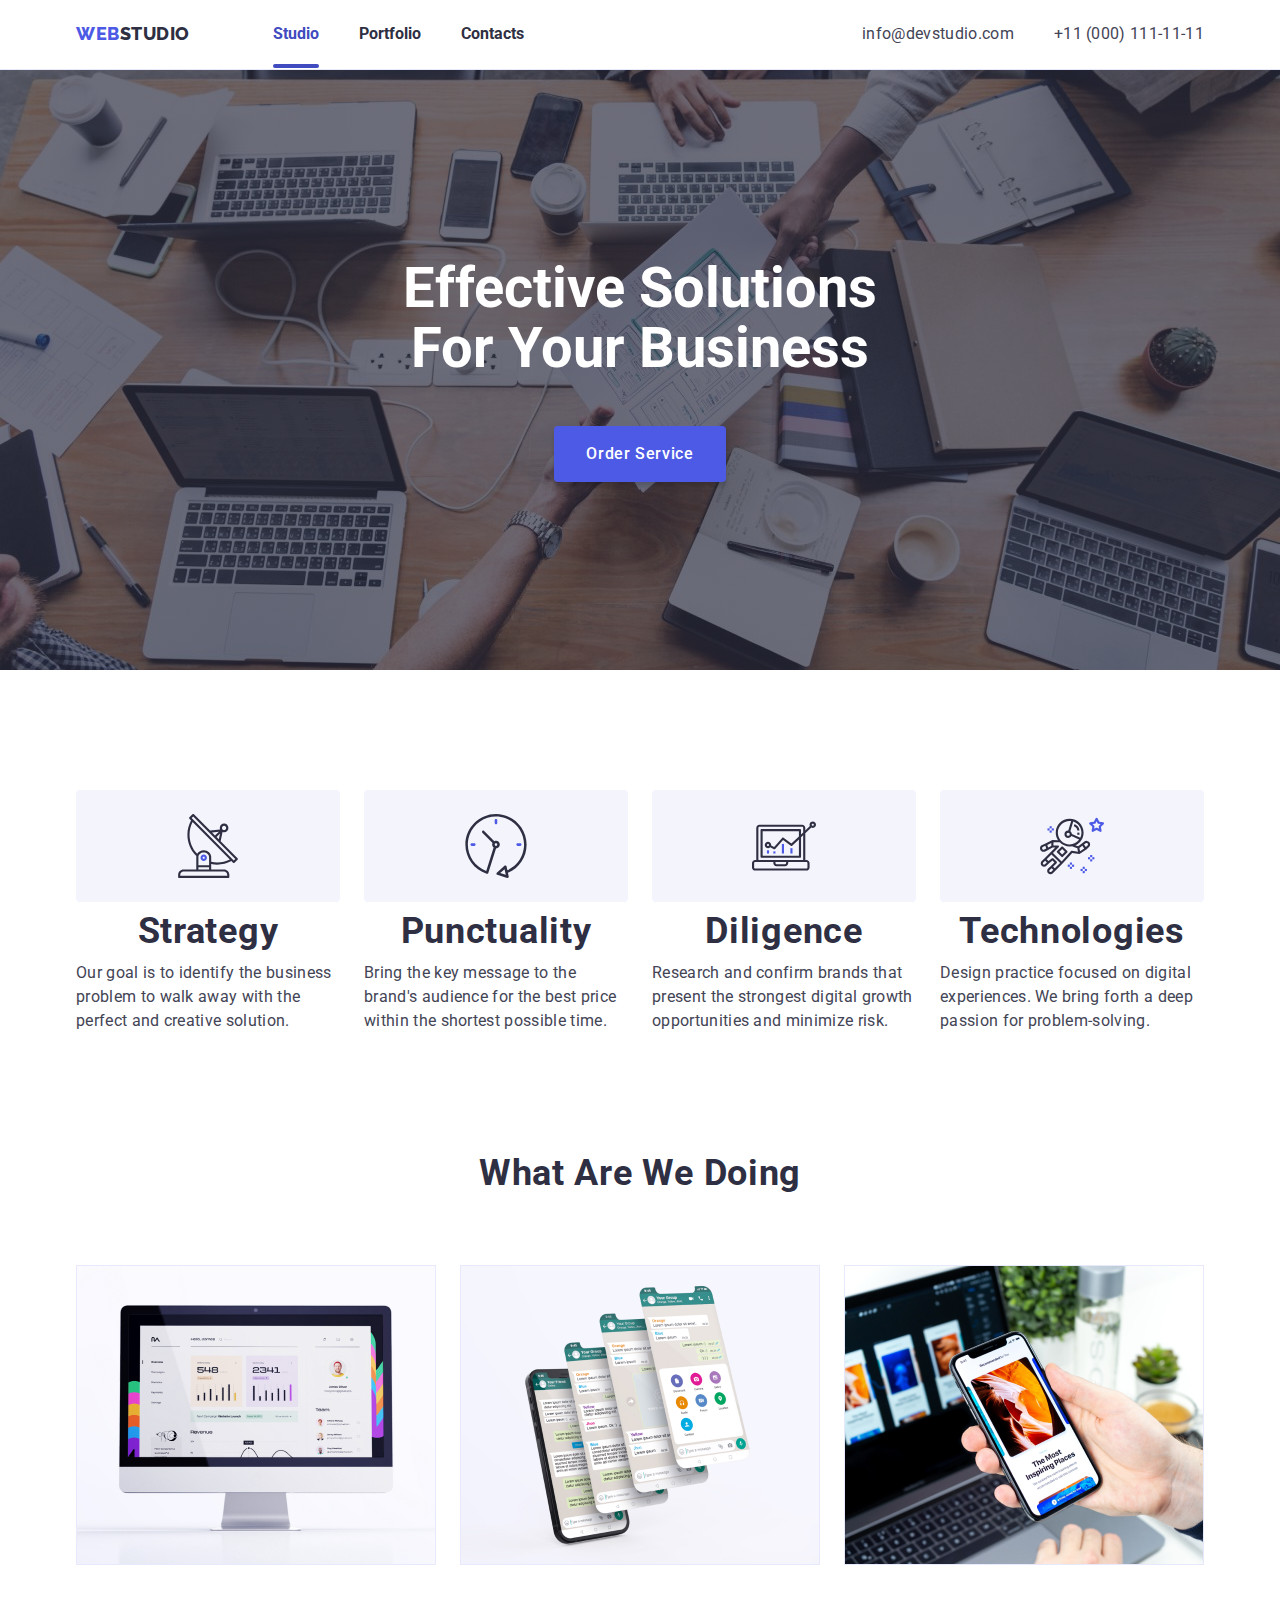
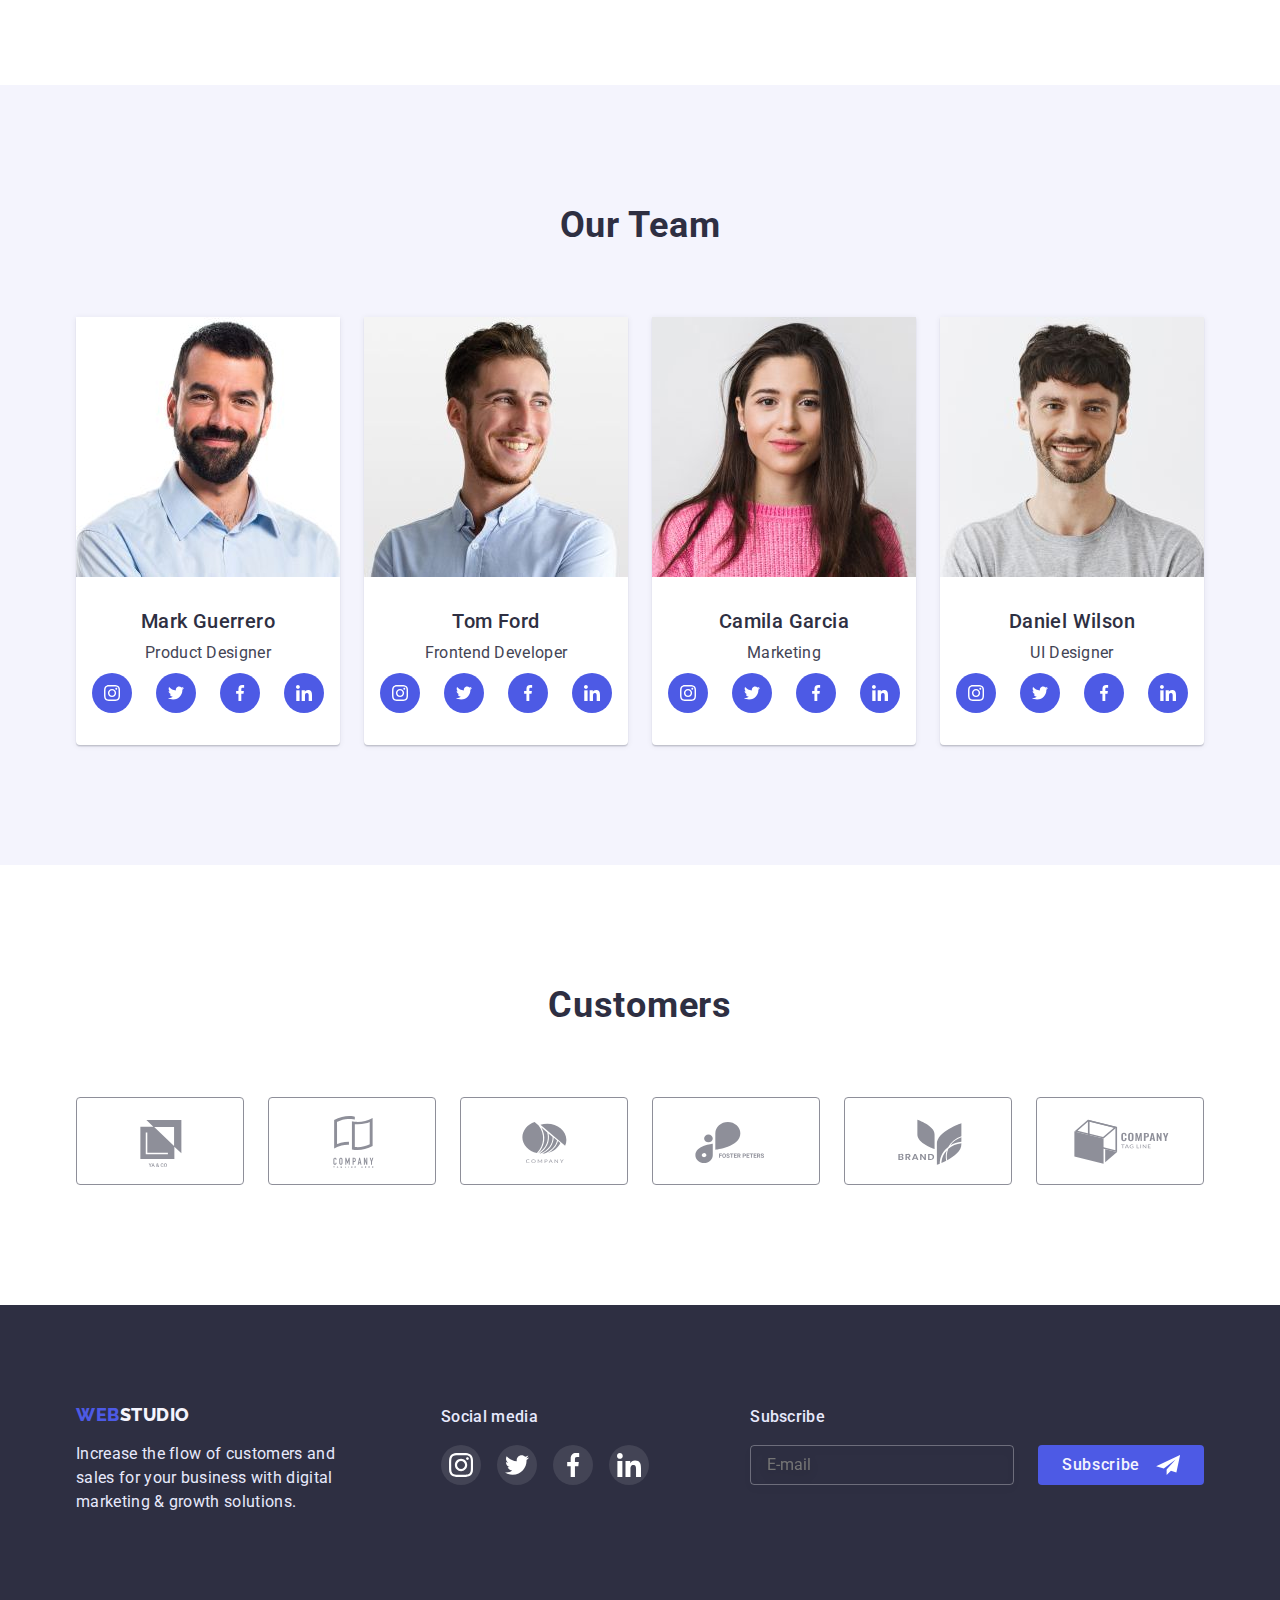
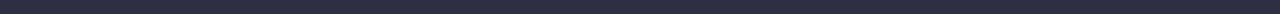
<file: index.html>
<!DOCTYPE html>
<html lang="en">

<head>
    <meta charset="UTF-8">
    <meta http-equiv="X-UA-Compatible" content="IE=edge">
    <meta name="viewport" content="width=device-width, initial-scale=1.0">
    <title>Web Studio project</title>

    <meta name="viewport" content="width=device-width, initial-scale=1.0" />

    <link rel="icon" href="./images/icons/favicon.ico">

    <link rel="preconnect" href="https://fonts.googleapis.com">
    <link rel="preconnect" href="https://fonts.gstatic.com" crossorigin="">

    <link rel="stylesheet"
        href="https://cdnjs.cloudflare.com/ajax/libs/modern-normalize/1.1.0/modern-normalize.min.css ">
    <link href="https://fonts.googleapis.com/css2?family=Raleway:wght@800&family=Roboto:wght@400;500;700&display=swap"
        rel="stylesheet">

    <link rel="stylesheet" href="./css/styles.css">

</head>

<body>
    <!-- header -->
    <header class="header">

        <div class="container header-container">
            <!-- MOBILE LOGO -->
             <a class="link logo nav-link" href="./index.html">WEB
                <span class="accent">STUDIO</span>
            </a>
            <!-- DESKTOP & TABLET HEADER -->
             <nav class="nav-block no-mobile">
                <!-- <a class="link logo nav-link" href="./index.html">WEB<span class="accent">STUDIO</span></a> -->

                <ul class="list nav-list">
                    <li class="nav-item">
                        <a class="link nav-link active" href="./index.html">Studio

                        </a>
                    </li>
                    <li class="nav-item">
                        <a class="link nav-link" href="./portfolio.html">Portfolio

                        </a>
                    </li>
                    <li class="nav-item">
                        <a class="link nav-link" href="./contacts.html">Contacts

                        </a>
                    </li>
                </ul>
            </nav>
            <ul class="list header-list contacts-list no-mobile">
                <li class="contacts-item">
                    <a class="link contact-link" href="mailto:info@devstudio.com">info@devstudio.com
                    </a>
                </li>
                <li class="contacts-item">
                    <a class="link contact-link" href="tel:+110001111111">+11 (000) 111-11-11
                    </a>
                </li>
            </ul>
            <!-- =================== MOBILE MENU ==================== -->
            <button class="button-burger menu-toggle js-open-menu mobile-only" type="button" aria-controls="mobile-menu" aria-expanded="false">
                <svg class="menu-toggle__icon" aria-label="Mobile menu switcher" width="32" height="22">
                  <use class="icon-menu" href="./images/icons/icons.svg#menu"></use>
                </svg>
              </button>
            <div class="container menu-container js-menu-container mobile-only" id="mobile-menu">
                <button class="menu-toggle js-close-menu">
                  <svg class="btn-menu__icon" aria-label="Mobile menu switcher" width="8" height="8">
                    <use class="icon-close" href="./images/icons/icons.svg#icon-close"></use>
                  </svg>
                </button>
        
                <ul class="mobile-menu list">
                  <li class="mobile-item">
                    <a class="mobile-menu-link link active" href="./index.html">Studio</a>
                  </li>
        
                  <li class="mobile-item">
                    <a class="mobile-menu-link link" href="./portfolio.html">Portfolio</a>
                  </li>
        
                  <li class="mobile-item">
                    <a class="mobile-menu-link link" href="#">Contacts</a>
                  </li>
                </ul>
                <ul class="mobile-contacts list">
                  <li class="item">
                    <a class="link link-tel" href="tel:110001111111"> +11 (000) 111-11-11 </a>
                  </li>
                  <li class="item">
                    <a class="link link-email" href="mailto:info@devstudio.com"> info@devstudio.com </a>
                  </li>
                </ul>
                <ul class="social-list list">
                  <li class="social-item">
                    <a class="social-list-link social-link" href="#">
                      <svg class="social-icon" width="24" height="24">
                        <use href="./images/icons/icons.svg#icon-instagram"></use>
                      </svg>
                    </a>
                  </li>
                  <li class="social-item">
                    <a class="social-list-link social-link" href="#">
                      <svg class="social-icon" width="24" height="24">
                        <use href="./images/icons/icons.svg#icon-twitter"></use>
                      </svg>
                    </a>
                  </li>
                  <li class="social-item">
                    <a class="social-list-link social-link" href="#">
                      <svg class="social-icon" width="24" height="24">
                        <use href="./images/icons/icons.svg#icon-facebook"></use>
                      </svg>
                    </a>
                  </li>
                  <li class="social-item">
                    <a class="social-list-link social-link" href="#">
                      <svg class="social-icon" width="24" height="24">
                        <use href="./images/icons/icons.svg#icon-linkedin"></use>
                      </svg>
                    </a>
                  </li>
                </ul>
              </div>
        </div>
    </header>

    <!-- main -->
    <main class="main">

        <!-- HERO -->
        <section class="hero section">
            <div class="container">
                <h1 class="hero-header">Effective Solutions<br>
                    for Your Business
                </h1>
                <button type="button" class="hero-button button" data-modal-open>
                    Order Service
                </button>
            </div>
        </section>

        <!-- ABOUT US -->
        <section class="about-us section">
            <div class="container">
                <h2 class="hidden">About us</h2>
                <ul class="about-us-list list horizontal-list">
                    <li class="about-us-item">
                        <div class="about-us-card">
                            <svg class="about-us-item-icon">
                                <use href="./images/icons/icons.svg#icon-antenna" />
                            </svg>
                        </div>
                        <h3 class="about-us-header header-3">Strategy</h3>
                        <p class="text">Our goal is to identify the business
                            problem to walk away with the perfect
                            and creative solution. </p>
                    </li>
                    <li class="about-us-item">
                        <div class="about-us-card">
                            <svg class="about-us-item-icon">
                                <use href="./images/icons/icons.svg#icon-clock" />
                            </svg>
                        </div>
                        <h3 class="about-us-header header-3">Punctuality</h3>
                        <p class="text">Bring the key message to the brand's audience
                            for the best price
                            within the shortest possible time.</p>
                    </li>
                    <li class="about-us-item">
                        <div class="about-us-card">
                            <svg class="about-us-item-icon">
                                <use href="./images/icons/icons.svg#icon-diagram" />
                            </svg>
                        </div>
                        <h3 class="about-us-header header-3">Diligence</h3>
                        <p class="text">Research and confirm brands that present
                            the strongest digital
                            growth opportunities and minimize risk.</p>
                    </li>
                    <li class="about-us-item">
                        <div class="about-us-card">
                            <svg class="about-us-item-icon">
                                <use href="./images/icons/icons.svg#icon-astronaut" />
                            </svg>
                        </div>
                        <h3 class="about-us-header header-3">Technologies</h3>
                        <p class="text">Design practice focused on digital experiences.
                            We bring forth
                            a deep passion for problem-solving.</p>
                    </li>
                </ul>
            </div>
        </section>
        <!-- WHAT ARE WE DOING -->
        <section class="section doing-section">
            <div class="container ">
                <h2 class="section-header doing-header">What are we doing</h2>
                <ul class="list doing-list">
                    <li class="doing-item">
                        <img srcset="./images/features/feature-1_desk@2x.jpg 2x"
                        src="./images/features/feature-1_desk@1x.jpg" width="360" alt="Web design">
                    </li>
                    <li class="doing-item">
                        <img srcset="./images/features/feature-2_desk@2x.jpg 2x"
                        src="./images/features/feature-2_desk@1x.jpg" width="360" alt="Mobile design">
                    </li>
                    <li class="doing-item">
                        <img srcset="./images/features/feature-3_desk@2x.jpg 2x"
                        src="./images/features/feature-3_desk@1x.jpg" width="360" alt="Cross-platform design">
                    </li>
                </ul>
            </div>
        </section>
        <!-- OUR TEAM -->
        <section class="our-team section">
            <div class="container">
                <h2 class="section-header our-team-header">Our team</h2>
                <ul class="our-team-list list">
                    <li class="our-team-item">
                        <img srcset="./images/team/mark@2x-520.jpg 2x"
                        src="./images/team/mark@1x260.jpg" width="264" height="260" 
                        alt="Photo of Mark Guerrero">
                        <div class="our-team-item-descr">
                            <h3 class="header-3">Mark Guerrero</h3>
                            <p class="text job-title">Product Designer</p>
                            <ul class="list social-list">
                                <li class="list social-list-item">
                                    <a class="social-list-link social-link" href="">
                                        <svg class="social-icon" width="16" height="16">
                                            <use href="./images/icons/icons.svg#icon-instagram" />
                                        </svg>
                                    </a>
                                </li>
                                <li class="list social-list-item">
                                    <a class="social-list-link social-link" href="">
                                        <svg class="social-icon" width="16" height="16">
                                            <use href="./images/icons/icons.svg#icon-twitter" />
                                        </svg>
                                    </a>
                                </li>
                                <li class="list social-list-item">
                                    <a class="social-list-link social-link" href="">
                                        <svg class="social-icon" width="16" height="16">
                                            <use href="./images/icons/icons.svg#icon-facebook" />
                                        </svg>
                                    </a>
                                </li>
                                <li class="list social-list-item">
                                    <a class="social-list-link social-link" href="">
                                        <svg class="social-icon" width="16" height="16">
                                            <use href="./images/icons/icons.svg#icon-linkedin" />
                                        </svg>
                                    </a>
                                </li>
                            </ul>
                        </div>
                    </li>
                    <li class="our-team-item">
                        <img srcset="./images/team/tom@2x-520.jpg 2x"
                        src="./images/team/tom@1x-260.jpg" width="264" height="260" alt="Photo of Tom Ford">
                        <div class="our-team-item-descr">
                            <h3 class="header-3">Tom Ford</h3>
                            <p class="text job-title">Frontend Developer</p>
                            <ul class="list social-list">
                                <li class="list social-list-item">
                                    <a class="social-list-link social-link" href="">
                                        <svg class="social-icon" width="16" height="16">
                                            <use href="./images/icons/icons.svg#icon-instagram" />
                                        </svg>
                                    </a>
                                </li>
                                <li class="list social-list-item">
                                    <a class="social-list-link social-link" href="">
                                        <svg class="social-icon" width="16" height="16">
                                            <use href="./images/icons/icons.svg#icon-twitter" />
                                        </svg>
                                    </a>
                                </li>
                                <li class="list social-list-item">
                                    <a class="social-list-link social-link" href="">
                                        <svg class="social-icon" width="16" height="16">
                                            <use href="./images/icons/icons.svg#icon-facebook" />
                                        </svg>
                                    </a>
                                </li>
                                <li class="list social-list-item">
                                    <a class="social-list-link social-link" href="">
                                        <svg class="social-icon" width="16" height="16">
                                            <use href="./images/icons/icons.svg#icon-linkedin" />
                                        </svg>
                                    </a>
                                </li>
                            </ul>
                        </div>
                    </li>
                    <li class="our-team-item">
                        <img srcset="./images/team/camilia@2x-520.jpg 2x"
                        src="./images/team/camilia@1x-260.jpg" width="264" height="260" alt="Photo of Camila Garcia">
                        <div class="our-team-item-descr">
                            <h3 class="header-3">Camila Garcia</h3>
                            <p class="text job-title">Marketing</p>
                            <ul class="list social-list">
                                <li class="list social-list-item">
                                    <a class="social-list-link social-link" href="">
                                        <svg class="social-icon" width="16" height="16">
                                            <use href="./images/icons/icons.svg#icon-instagram" />
                                        </svg>
                                    </a>
                                </li>
                                <li class="list social-list-item">
                                    <a class="social-list-link social-link" href="">
                                        <svg class="social-icon" width="16" height="16">
                                            <use href="./images/icons/icons.svg#icon-twitter" />
                                        </svg>
                                    </a>
                                </li>
                                <li class="list social-list-item">
                                    <a class="social-list-link social-link" href="">
                                        <svg class="social-icon" width="16" height="16">
                                            <use href="./images/icons/icons.svg#icon-facebook" />
                                        </svg>
                                    </a>
                                </li>
                                <li class="list social-list-item">
                                    <a class="social-list-link social-link" href="">
                                        <svg class="social-icon" width="16" height="16">
                                            <use href="./images/icons/icons.svg#icon-linkedin" />
                                        </svg>
                                    </a>
                                </li>
                            </ul>
                        </div>
                    </li>
                    <li class="our-team-item">
                        <img srcset="./images/team/daniel@2x-520.jpg 2x"
                        src="./images/team/daniel@1x-260.jpg" width="264" height="260" alt="Photo of Daniel Wilson">
                        <div class="our-team-item-descr">
                            <h3 class="header-3">Daniel Wilson</h3>
                            <p class="text job-title">UI Designer</p>
                            <ul class="list social-list team-social">
                                <li class="list social-list-item">
                                    <a class="social-list-link social-link" href="">
                                        <svg class="social-icon" width="16" height="16">
                                            <use href="./images/icons/icons.svg#icon-instagram" />
                                        </svg>
                                    </a>
                                </li>
                                <li class="list social-list-item">
                                    <a class="social-list-link social-link" href="">
                                        <svg class="social-icon" width="16" height="16">
                                            <use href="./images/icons/icons.svg#icon-twitter" />
                                        </svg>
                                    </a>
                                </li>
                                <li class="list social-list-item">
                                    <a class="social-list-link social-link" href="">
                                        <svg class="social-icon" width="16" height="16">
                                            <use href="./images/icons/icons.svg#icon-facebook" />
                                        </svg>
                                    </a>
                                </li>
                                <li class="list social-list-item">
                                    <a class="social-list-link social-link" href="">
                                        <svg class="social-icon" width="16" height="16">
                                            <use href="./images/icons/icons.svg#icon-linkedin" />
                                        </svg>
                                    </a>
                                </li>
                            </ul>
                        </div>
                    </li>
                </ul>
            </div>
        </section>

        <!-- CUSTOMERS -->
        <section class="section">
            <div class="container">
                <h2 class="section-header">
                    Customers
                </h2>
                <ul class="list customers-list">
                    <li class="customers-list-item">
                        <a class="customers-list-link" href="">
                            <svg class="customers-list-icon" width="104" height="56">
                                <use href="./images/icons/icons.svg#icon-customer-1" />
                            </svg>
                        </a>
                    </li>
                    <li class="customers-list-item">
                        <a class="customers-list-link" href="">
                            <svg class="customers-list-icon" width="104" height="56">
                                <use href="./images/icons/icons.svg#icon-customer-2" />
                            </svg>
                        </a>
                    </li>
                    <li class="customers-list-item">
                        <a class="customers-list-link" href="">
                            <svg class="customers-list-icon" width="104" height="56">
                                <use href="./images/icons/icons.svg#icon-customer-3" />
                            </svg>
                        </a>
                    </li>
                    <li class="customers-list-item">
                        <a class="customers-list-link" href="">
                            <svg class="customers-list-icon" width="104" height="56">
                                <use href="./images/icons/icons.svg#icon-customer-4" />
                            </svg>
                        </a>
                    </li>
                    <li class="customers-list-item">
                        <a class="customers-list-link" href="">
                            <svg class="customers-list-icon" width="104" height="56">
                                <use href="./images/icons/icons.svg#icon-customer-5" />
                            </svg>
                        </a>
                    </li>
                    <li class="customers-list-item">
                        <a class="customers-list-link" href="">
                            <svg class="customers-list-icon" width="104" height="56">
                                <use href="./images/icons/icons.svg#icon-customer-6" />
                            </svg>
                        </a>
                    </li>
                </ul>
            </div>
        </section>
    </main>

    <!--=== FOOTER ===-->
    <footer class="footer section">
        <div class="container footer-wrapper">
            <div class="footer-description">
                <a class="link logo footer-logo" href="./index.html">WEB<span
                        class="accent-dark-theme">STUDIO</span></a>
                <p class="dark-theme text">Increase the flow of customers and sales for your business with digital
                    marketing & growth solutions.</p>
            </div>
            <!-- Footer Social Links -->
            <div class="footer-social-links">
                <p class="footer-h3 dark-theme">Social media</p>
                <ul class="list footer-social-list">
                    <li>
                        <a href="" class="social-link footer-social">
                            <svg class="social-icon" width="24px" height="24px">
                                <use href="./images/icons/icons.svg#icon-instagram" />
                            </svg>
                        </a>
                    </li>
                    <li>
                        <a href="" class="social-link footer-social">
                            <svg class="social-icon" width="24px" height="24px">
                                <use href="./images/icons/icons.svg#icon-twitter" />
                            </svg>
                        </a>
                    </li>
                    <li>
                        <a href="" class="social-link footer-social">
                            <svg class="social-icon" width="24px" height="24px">
                                <use href="./images/icons/icons.svg#icon-facebook" />
                            </svg>
                        </a>
                    </li>
                    <li>
                        <a href="" class="social-link footer-social">
                            <svg class="social-icon" width="24px" height="24px">
                                <use href="./images/icons/icons.svg#icon-linkedin" />
                            </svg>
                        </a>
                    </li>
                </ul>
            </div>
            <!-- Subscribe -->
            <div class="footer-subscribe-wrapper">
                <p class="footer-h3 dark-theme">Subscribe</p>
                <form class="subscribe-form">
                    <label>
                        <input type="email" name="subscribe_email" class="subscribe-field-input" required
                            placeholder="E-mail">
                    </label>
                    <button class="button subscribe-button" type="submit">
                        Subscribe
                        <svg class="subscribe-button-icon" width="24" height="20">
                            <use href="./images/icons/icons.svg#icon-send"></use>
                        </svg>
                    </button>
                </form>
            </div>
        </div>

    </footer>

    <!-- MODAL Order Service -->

    <div class="backdrop is-hidden" data-modal>
        <div class="modal-form">
            <button class="close-button button" type="button" data-modal-close>
                <svg width="8px" height="8px" fill="currentColor">
                    <use href="./images/icons/icons.svg#icon-close" />
                </svg>
            </button>
            <p class="modal-form-text">Leave your contacts and we will call you back</p>
            <form class="form">
                <label class="field" for="name">
                    <span class="label-text">Name</span>
                    <span class="input-field-wrapper">
                        <input class="field-input" type="text" name="name" id="name" required maxlength="40">
                        <svg class="field-input-icon">
                            <use href="./images/icons/icons.svg#icon-person-black-18dp-1" width="18" height="18"></use>
                        </svg>
                    </span>
                </label>
                <!-- phone -->
                <label class="field" for="tel">
                    <span class="label-text">Phone</span>
                    <span class="input-field-wrapper">
                        <input class="field-input" type="tel" name="telephone" id="tel" maxlength="40">
                        <svg class="field-input-icon">
                            <use href="./images/icons/icons.svg#icon-phone-black-18dp-1" width="18" height="18"></use>
                        </svg>
                    </span>
                </label>
                <!-- email -->
                <label class="field" for="email">
                    <span class="label-text">Email</span>
                    <span class="input-field-wrapper">
                        <input class="field-input" type="email" name="email" id="email" maxlength="40">
                        <svg class="field-input-icon">
                            <use href="./images/icons/icons.svg#icon-email-black-18dp-1" width="18" height="18"></use>
                        </svg>
                    </span>
                </label>
                <!-- comment -->
                <label class="field last-comment" for="comment">
                    <span class="label-text">Comment</span>
                    <textarea class="field-input comment-input" name="comment" id="comment"
                        placeholder="Text input"></textarea>
                </label>
                <!-- acceptance -->
                <label class="field-label privacy-field" for="accept-privacy">
                    <input type="checkbox" name="accept" id="accept-privacy" class="privacy-checkbox">
                    <span class="privacy-checkbox-text">I accept the terms and conditions of the
                        <a href="" class="privacy-link">Privacy Policy</a>
                    </span>
                </label>

                <button type="submit" class="modal-form-button hero-button">Send</button>
            </form>
        </div>
    </div>
    <script src="./js/modal.js"></script>
    <script src="./js/mobile-menu.js"></script>
</body>

</html>
</file>
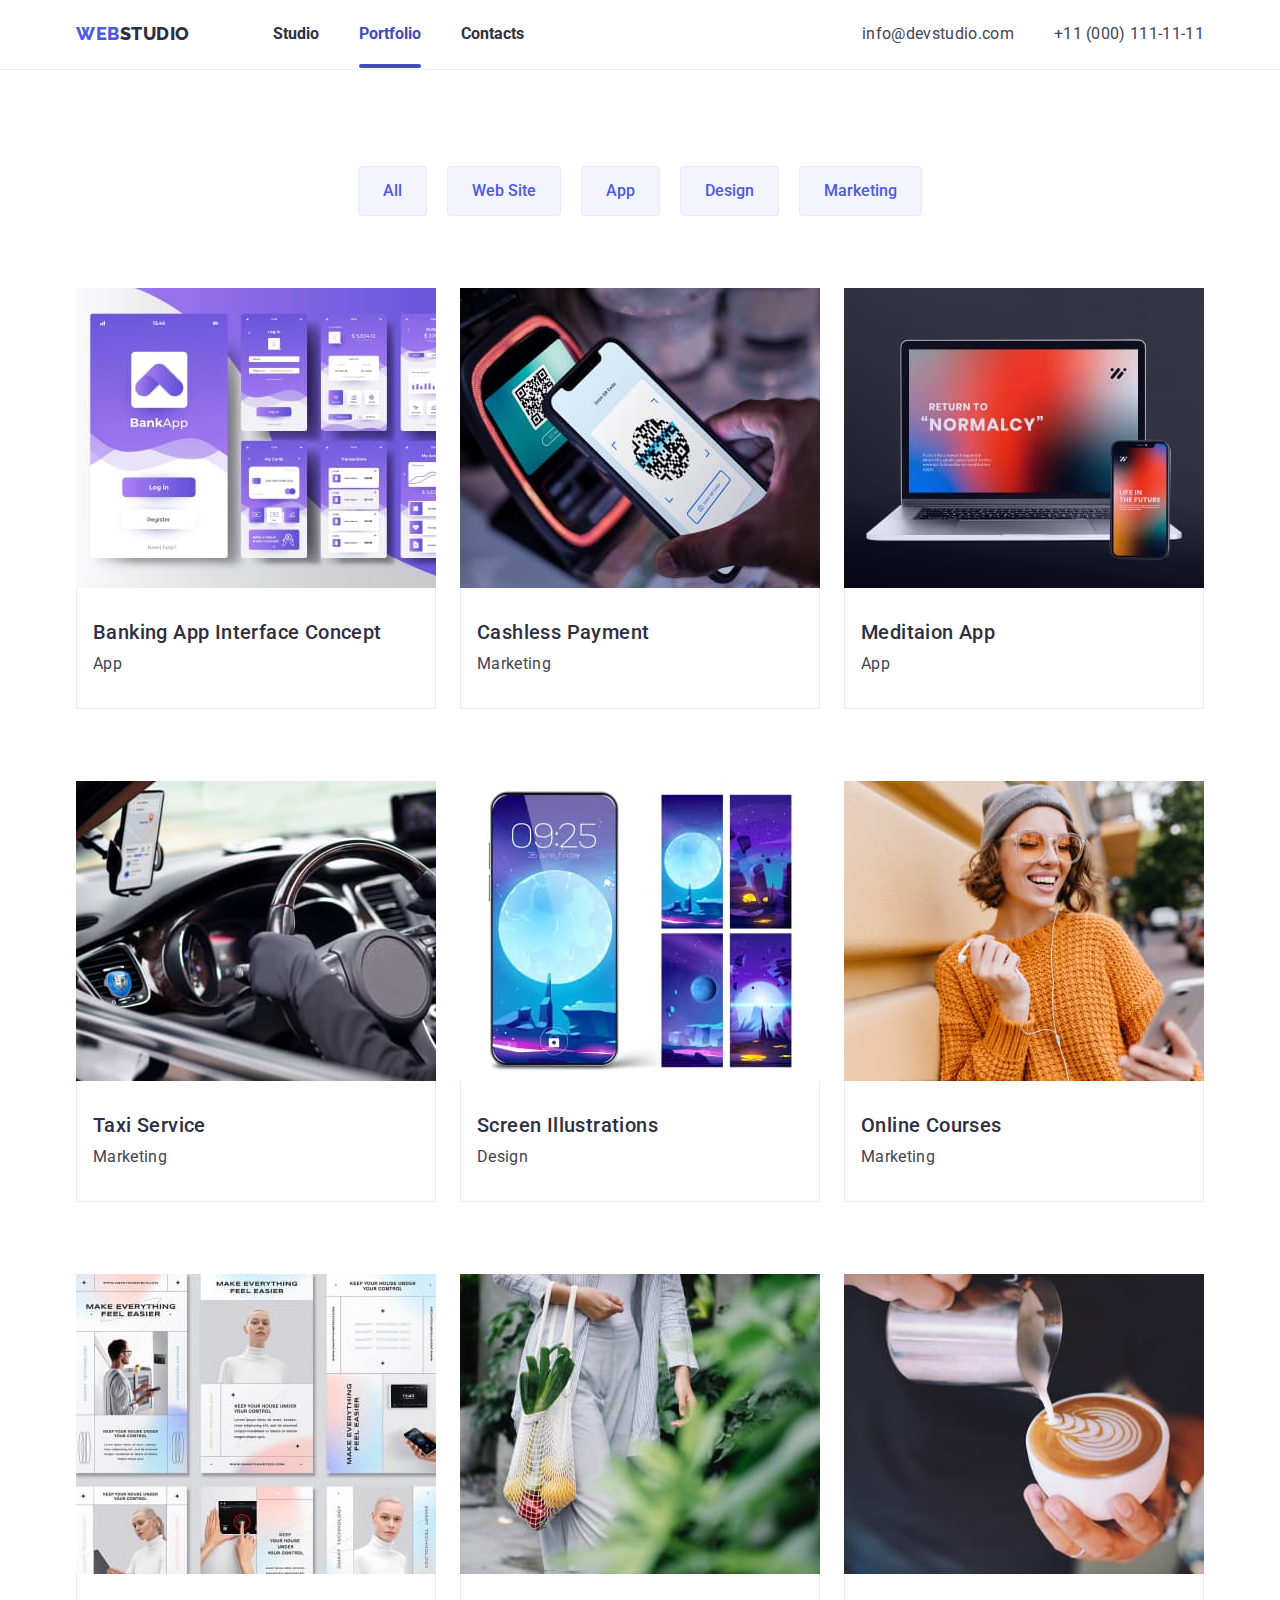
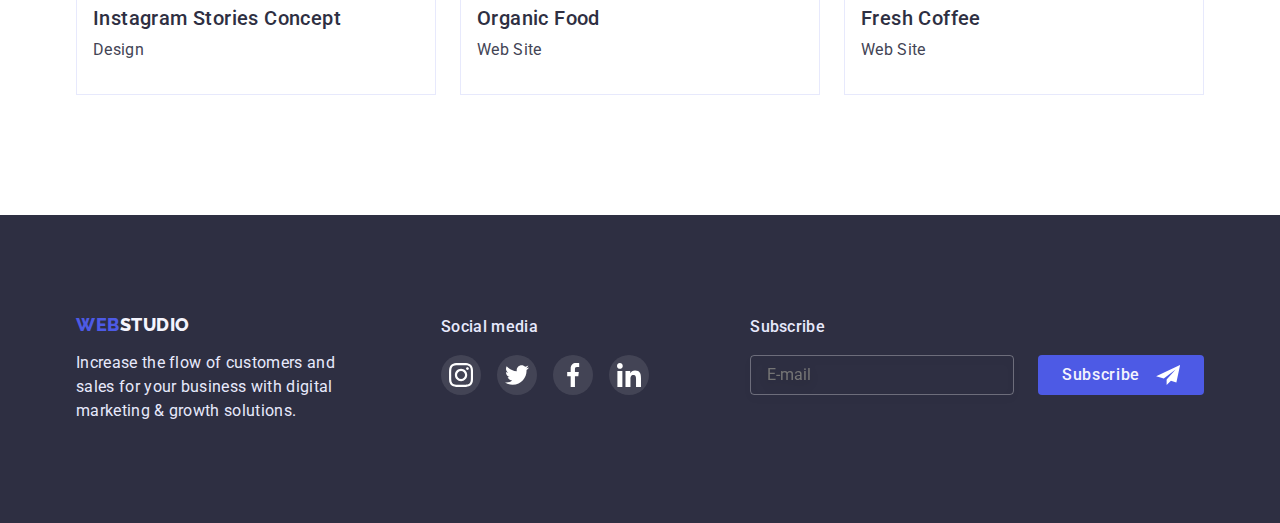
<file: portfolio.html>
<!DOCTYPE html>
<html lang="en">

<head>
    <meta charset="UTF-8">
    <meta http-equiv="X-UA-Compatible" content="IE=edge">
    <meta name="viewport" content="width=device-width, initial-scale=1.0">
    <title>Web Studio project</title>

    <meta name="viewport" content="width=device-width, initial-scale=1.0" />

    <link rel="icon" href="./images/icons/favicon.ico">

    <link rel="preconnect" href="https://fonts.googleapis.com">
    <link rel="preconnect" href="https://fonts.gstatic.com" crossorigin="">

    <link rel="stylesheet"
        href="https://cdnjs.cloudflare.com/ajax/libs/modern-normalize/1.1.0/modern-normalize.min.css ">
    <link href="https://fonts.googleapis.com/css2?family=Raleway:wght@800&family=Roboto:wght@400;500;700&display=swap"
        rel="stylesheet">

    <link rel="stylesheet" href="./css/styles.css">

</head>

<body>
    <!-- header -->
    <header class="header">

        <div class="container header-container">
            <!-- MOBILE LOGO -->
             <a class="link logo nav-link" href="./index.html">WEB
                <span class="accent">STUDIO</span>
            </a>
            <!-- DESKTOP & TABLET HEADER -->
             <nav class="nav-block no-mobile">
                <!-- <a class="link logo nav-link" href="./index.html">WEB<span class="accent">STUDIO</span></a> -->

                <ul class="list nav-list">
                    <li class="nav-item">
                        <a class="link nav-link" href="./index.html">Studio

                        </a>
                    </li>
                    <li class="nav-item">
                        <a class="link nav-link active" href="./portfolio.html">Portfolio

                        </a>
                    </li>
                    <li class="nav-item">
                        <a class="link nav-link" href="./contacts.html">Contacts

                        </a>
                    </li>
                </ul>
            </nav>
            <ul class="list header-list contacts-list no-mobile">
                <li class="contacts-item">
                    <a class="link contact-link" href="mailto:info@devstudio.com">info@devstudio.com
                    </a>
                </li>
                <li class="contacts-item">
                    <a class="link contact-link" href="tel:+110001111111">+11 (000) 111-11-11
                    </a>
                </li>
            </ul>
            <!-- =================== MOBILE MENU ==================== -->
            <button class="button-burger menu-toggle js-open-menu mobile-only" type="button" aria-controls="mobile-menu" aria-expanded="false">
                <svg class="menu-toggle__icon" aria-label="Mobile menu switcher" width="32" height="22">
                  <use class="icon-menu" href="./images/icons/icons.svg#menu"></use>
                </svg>
              </button>
            <div class="container menu-container js-menu-container mobile-only" id="mobile-menu">
                <button class="menu-toggle js-close-menu">
                  <svg class="btn-menu__icon" aria-label="Mobile menu switcher" width="8" height="8">
                    <use class="icon-close" href="./images/icons/icons.svg#icon-close"></use>
                  </svg>
                </button>
        
                <ul class="mobile-menu list">
                  <li class="mobile-item">
                    <a class="mobile-menu-link link" href="./index.html">Studio</a>
                  </li>
        
                  <li class="mobile-item">
                    <a class="mobile-menu-link link active" href="./portfolio.html">Portfolio</a>
                  </li>
        
                  <li class="mobile-item">
                    <a class="mobile-menu-link link" href="#">Contacts</a>
                  </li>
                </ul>
                <ul class="mobile-contacts list">
                  <li class="item">
                    <a class="link link-tel" href="tel:110001111111"> +11 (000) 111-11-11 </a>
                  </li>
                  <li class="item">
                    <a class="link link-email" href="mailto:info@devstudio.com"> info@devstudio.com </a>
                  </li>
                </ul>
                <ul class="social-list list">
                  <li class="social-item">
                    <a class="social-list-link social-link" href="#">
                      <svg class="social-icon" width="24" height="24">
                        <use href="./images/icons/icons.svg#icon-instagram"></use>
                      </svg>
                    </a>
                  </li>
                  <li class="social-item">
                    <a class="social-list-link social-link" href="#">
                      <svg class="social-icon" width="24" height="24">
                        <use href="./images/icons/icons.svg#icon-twitter"></use>
                      </svg>
                    </a>
                  </li>
                  <li class="social-item">
                    <a class="social-list-link social-link" href="#">
                      <svg class="social-icon" width="24" height="24">
                        <use href="./images/icons/icons.svg#icon-facebook"></use>
                      </svg>
                    </a>
                  </li>
                  <li class="social-item">
                    <a class="social-list-link social-link" href="#">
                      <svg class="social-icon" width="24" height="24">
                        <use href="./images/icons/icons.svg#icon-linkedin"></use>
                      </svg>
                    </a>
                  </li>
                </ul>
              </div>
        </div>
    </header>

    <main class="portfolio-main">
        <section class="section">
            <div class="container">
                <h1 class="hidden">Web design portfolio</h1>

                <!--====== BUTTONS ======-->
                <ul class="filter-list list">
                    <li class="filter-item">
                        <button type="button" class="filter-button button">
                            All
                        </button>
                    </li>
                    <li class="filter-item">
                        <button type="button" class="filter-button button">
                            Web Site
                        </button>
                    </li>
                    <li class="filter-item">
                        <button type="button" class="filter-button button">
                            App
                        </button>
                    </li>
                    <li class="filter-item">
                        <button type="button" class="filter-button button">
                            Design
                        </button>
                    </li>
                    <li class="filter-item">
                        <button type="button" class="filter-button button">
                            Marketing
                        </button>
                    </li>
                </ul>

                <!--====== ITEMS ======-->
                <ul class="list portfolio-list">
                    <li class="portfolio-item">
                        <a href="" class="portfolio-link link">
                            <div class="thumbnail">
                                <img class="section-img" src="./images/portfolio-1.jpg" alt="Project thumbnail">
                                <div class="overlay-text">
                                    <p class="text">
                                        14 Stylish and User-Friendly App Design Concepts · Task Manager App · Calorie Tracker App · Exotic Fruit Ecommerce App · Cloud Storage App
                                    </p>
                                </div>
                            </div>
                            <div class=portfolio-item-meta>
                                <h3 class="header-3">Banking App Interface Concept</h3>
                                <p class="portfolio-item-text text">App</p>
                            </div>
                        </a>
                    </li>
                    <li class="portfolio-item">
                        <a href="" class="portfolio-link link">
                            <div class="thumbnail">
                                <img src="./images/portfolio-2.jpg" alt="Project thumbnail">
                                <div class="overlay-text">
                                    <p class="text">
                                        14 Stylish and User-Friendly App Design Concepts · Task Manager App · Calorie Tracker App · Exotic Fruit Ecommerce App · Cloud Storage App
                                    </p>
                                </div>
                            </div>
                            <div class=portfolio-item-meta>
                                <h3 class="header-3">Cashless Payment</h3>
                                <p class="portfolio-item-text text">Marketing</p>
                            </div>
                        </a>
                    </li>
                    <li class="portfolio-item">
                        <a href="" class="portfolio-link link">
                            <div class="thumbnail">
                                <img src="./images/portfolio-3.jpg" alt="Project thumbnail">
                                <div class="overlay-text">
                                    <p class="text">
                                        14 Stylish and User-Friendly App Design Concepts · Task Manager App · Calorie Tracker App · Exotic Fruit Ecommerce App · Cloud Storage App
                                    </p>
                                </div>
                            </div>
                            <div class=portfolio-item-meta>
                                <h3 class="header-3">Meditaion App</h3>
                                <p class="portfolio-item-text text">App</p>
                            </div>
                        </a>
                    </li>
                    <li class="portfolio-item">
                        <a href="" class="portfolio-link link">
                            <div class="thumbnail">
                                <img src="./images/portfolio-4.jpg" alt="Project thumbnail">
                                <div class="overlay-text">
                                    <p class="text">
                                        14 Stylish and User-Friendly App Design Concepts · Task Manager App · Calorie Tracker App · Exotic Fruit Ecommerce App · Cloud Storage App
                                    </p>
                                </div>
                            </div>
                            <div class=portfolio-item-meta>
                                <h3 class="header-3">Taxi Service</h3>
                                <p class="portfolio-item-text  text">Marketing</p>
                            </div>
                        </a>
                    </li>
                    <li class="portfolio-item">
                        <a href="" class="portfolio-link link">
                            <div class="thumbnail">
                                <img src="./images/portfolio-5.jpg" alt="Project thumbnail">
                                <div class="overlay-text">
                                    <p class="text">
                                        14 Stylish and User-Friendly App Design Concepts · Task Manager App · Calorie Tracker App · Exotic Fruit Ecommerce App · Cloud Storage App
                                    </p>
                                </div>
                            </div>
                            <div class=portfolio-item-meta>
                                <h3 class="header-3">Screen Illustrations</h3>
                                <p class="portfolio-item-text  text">Design</p>
                            </div>
                        </a>

                    </li>
                    <li class="portfolio-item">
                        <a href="" class="portfolio-link link">
                            <div class="thumbnail">
                                <img src="./images/portfolio-6.jpg" alt="Project thumbnail">
                                <div class="overlay-text">
                                    <p class="text">
                                        14 Stylish and User-Friendly App Design Concepts · Task Manager App · Calorie Tracker App · Exotic Fruit Ecommerce App · Cloud Storage App
                                    </p>
                                </div>
                            </div>
                            <div class=portfolio-item-meta>

                                <h3 class="header-3">Online Courses</h3>
                                <p class="portfolio-item-text  text">Marketing</p>
                            </div>
                        </a>
                    </li>
                    <li class="portfolio-item">
                        <a href="" class="portfolio-link link">
                            <div class="thumbnail">
                                <img src="./images/portfolio-7.jpg" alt="Project thumbnail">
                                <div class="overlay-text">
                                    <p class="text">
                                        14 Stylish and User-Friendly App Design Concepts · Task Manager App · Calorie Tracker App · Exotic Fruit Ecommerce App · Cloud Storage App
                                    </p>
                                </div>
                            </div>
                            <div class=portfolio-item-meta>
                                <h3 class="header-3">Instagram Stories Concept</h3>
                                <p class="portfolio-item-text  text">Design</p>
                            </div>
                        </a>
                    </li>
                    <li class="portfolio-item">
                        <a href="" class="portfolio-link link">
                            <div class="thumbnail">
                                <img src="./images/portfolio-8.jpg" alt="Project thumbnail">
                                <div class="overlay-text">
                                    <p class="text">
                                        14 Stylish and User-Friendly App Design Concepts · Task Manager App · Calorie Tracker App · Exotic Fruit Ecommerce App · Cloud Storage App
                                    </p>
                                </div>
                            </div>
                            <div class=portfolio-item-meta>
                                <h3 class="header-3">Organic Food</h3>
                                <p class="portfolio-item-text  text">Web Site</p>
                            </div>
                        </a>
                    </li>
                    <li class="portfolio-item">
                        <a href="" class="portfolio-link link">
                            <div class="thumbnail">
                                <img src="./images/portfolio-9.jpg" alt="Project thumbnail">
                                <div class="overlay-text">
                                    <p class="text">
                                        14 Stylish and User-Friendly App Design Concepts · Task Manager App · Calorie Tracker App · Exotic Fruit Ecommerce App · Cloud Storage App
                                    </p>
                                </div>
                            </div>
                            <div class=portfolio-item-meta>
                                <h3 class="header-3">Fresh Coffee</h3>
                                <p class="portfolio-item-text  text">Web Site</p>
                            </div>
                        </a>
                    </li>
                </ul>
            </div>
        </section>
    </main>

    <!--=== FOOTER ===-->
    <footer class="footer">
        <div class="container footer-wrapper">
            <div class="footer-description">
                <a class="link logo footer-logo" href="./index.html">WEB<span
                        class="accent-dark-theme">STUDIO</span></a>
                <p class="dark-theme text">Increase the flow of customers and sales for your business with digital
                    marketing & growth solutions.</p>
            </div>
<!-- Social links -->
            <div class="footer-social-links">
                <p class="footer-h3 dark-theme">Social media</p>
                <ul class="list footer-social-list">
                    <li>
                        <a href="" class="social-link footer-social">
                            <svg class="social-icon" width="24px" height="24px">
                                <use href="./images/icons/icons.svg#icon-instagram" />
                            </svg>
                        </a>
                    </li>
                    <li>
                        <a href="" class="social-link footer-social">
                            <svg class="social-icon" width="24px" height="24px">
                                <use href="./images/icons/icons.svg#icon-twitter" />
                            </svg>
                        </a>
                    </li>
                    <li>
                        <a href="" class="social-link footer-social">
                            <svg class="social-icon" width="24px" height="24px">
                                <use href="./images/icons/icons.svg#icon-facebook" />
                            </svg>
                        </a>
                    </li>
                    <li>
                        <a href="" class="social-link footer-social">
                            <svg class="social-icon" width="24px" height="24px">
                                <use href="./images/icons/icons.svg#icon-linkedin" />
                            </svg>
                        </a>
                    </li>
                </ul>
            </div>

<!-- Subscribe -->
            <div class="footer-subscribe-wrapper">
                <p class="footer-h3 dark-theme">Subscribe</p>
                <form class="subscribe-form">
                  <label>
                    <input type="email" name="subscribe_email" class="subscribe-field-input" required placeholder="E-mail">
                  </label>
                  <button class="button subscribe-button" type="submit" >
                    Subscribe
                    <svg class="subscribe-button-icon" width="24" height="20">
                      <use href="./images/icons/icons.svg#icon-send"></use>
                    </svg>
                  </button>
                </form>
              </div>
        </div>

    </footer>

    
    <script src="./js/mobile-menu.js"></script>
</body>

</html>
</file>
<file: css/styles.css>
:root {
   /* fonts */
   --main-font: 'Roboto';
   --logo-font: 'Raleway';

   /* bg colors */
   --background-main: #E5E5E5;
   --background-items: #E7E9FC;
   --dark-bg: #2E2F42;
   --second-light-bg: #F4F4FD;
   /* --CLOUD */
   --modal-bg: #FCFCFC;


   /* text colors */
   --accent: #4D5AE5;
   /* --IRIS */
   --main-txt: #434455;
   /* --SLATE */
   --txt-heading: #2E2F42;
   --hero-txt: #ffffff;
   --text-dark-theme: #E7E9FC;
   --darkest-color: #000;

   /* buttons and accents */
   --shadow: rgba(0, 0, 0, 0.15);
   --hover-focus: #404BBF;
   /* --OCEAN*/
   --button: #E7E9FC;
   /* --CORNFLOWER*/
   --white: #ffffff;
   --hover-focus-dark-theme: #31D0AA;
   --icon-border: #8E8F99;

   /* animation */
   --250ms-animation: 250ms cubic-bezier(0.4, 0, 0.2, 1);
   --3500ms-animation: 3500ms cubic-bezier(0.4, 0, 0.2, 1);


   --items: 1;
   --indent: 24px;
}

/* Общие стили элементов для всего сайта */
body {
   font-family: var(--main-font), sans-serif;
   color: var(--main-txt);
}

ul,
li,
p,
h1,
h2,
h3,
input,
label {
   margin: 0;
   padding: 0;
}

img {
   display: block;
   max-width: 100%;
   height: auto;
   object-fit: cover;
   object-position: center;
}

.list {
   list-style-type: none;
}

.horizontal-list li {
   display: inline-block;
}

.link {
   text-decoration-line: none;
   font-family: var(--main-font), sans-serif;
   font-weight: 700;
   font-style: normal;
}

@media screen and (min-width:768px) {
   .link {
      font-weight: 700;
   }
}

.button {
   font-style: inherit;
}

.container {
   width: 100%;
   padding: 0 16px;
   margin-left: auto;
   margin-right: auto;
}

@media screen and (min-width: 768px) {
   .container {
      padding: 0 15px;
      width: 768px;
   }
}

@media screen and (min-width: 1200px) {
   .container {
      padding: 0 15px;
      width: 1158px;
   }
}


/* flex MARGINS PADDINGS */
.section {
   padding: 96px 0;
   margin-right: auto;
   margin-left: auto;
}



@media screen and (min-width: 1200px) {
   .section {
      padding: 120px 0;
   }
}

/* header */

.header-container {
   display: flex;
   flex-direction: row;
   align-items: center;
   justify-content: space-between;
}

/*============== Navigation MOBILE MENU ==============*/
.nav-menu-wrapper {
   position: fixed;
   top: 0;
   left: 0;
   z-index: 1000;
   display: flex;
   flex-direction: column;
   width: 100%;
   height: 100%;
   padding: 40px;
   padding-top: 40px;
   padding-top: 80px;
   background-color: var(--bg-primary-color);
   box-shadow: 0px 2px 1px rgba(46, 47, 66, 0.08), 0px 1px 1px rgba(46, 47, 66, 0.16), 0px 1px 6px rgba(46, 47, 66, 0.08);
   transition: transform var(--transition-dur-func);
   transform: translateX(100%);
}

.nav-block {
   display: flex;
   flex-direction: row;
}

.nav-list {
   display: flex;
   gap: 40px;
   align-items: center;
}

.nav-link {
   padding: 24px 0;
   color: var(--txt-heading);
}


@media screen and (min-width: 768px) {
   .contacts-list {

      display: flex;
      flex-direction: column;
      justify-content: center;
      gap: 4px;
      padding: 0;
   }

   .contact-link {
      font-weight: 400;
      font-style: normal;
      font-size: 12px;
      line-height: calc(16 / 12);
      letter-spacing: 0.04em;

      padding: 0;
      color: var(--main-txt);
   }
}

@media screen and (min-width: 1200px) {
   .contacts-list {
      display: flex;
      flex-direction: row;
      gap: 40px;
      margin-left: 332px;
   }
   .nav-link.logo {
      margin-right: 76px;
   }

   .contact-link {
      padding: 24px 0;
      font-size: 16px;
      line-height: calc(24 / 16);
      letter-spacing: 0.02em;
   }
}



/* HERO */
.hero {
   padding: 112px 0;

   background-image: linear-gradient(to bottom,
         rgba(46, 47, 66, 0.7),
         rgba(46, 47, 66, 0.7)),
      url(../images/bg/bg-hero_mob@1x-428.jpg);
   background-repeat: no-repeat;
   background-position: center;
   background-size: cover;

   /* margin-left: auto;
   margin-right: auto; */
}

@media (min-device-pixel-ratio: 2),
(min-resolution: 192dpi),
(min-resolution: 2dppx) {
   .hero {
      background-image: linear-gradient(to bottom,
            rgba(46, 47, 66, 0.7),
            rgba(46, 47, 66, 0.7)),
         url(../images/bg/bg-hero_mob@2x-856.jpg);
   }
}

@media screen and (min-width: 768px) {
   .hero {
      background-image: linear-gradient(to bottom,
            rgba(46, 47, 66, 0.7),
            rgba(46, 47, 66, 0.7)),
         url(../images/bg/bg-hero_tab@1x-768.jpg);
   }

   @media (min-device-pixel-ratio: 2),
   (min-resolution: 192dpi),
   (min-resolution: 2dppx) {
      .hero {
         background-image: linear-gradient(to bottom,
               rgba(46, 47, 66, 0.7),
               rgba(46, 47, 66, 0.7)),
            url(../images/bg/bg-hero_tab@2x-1536.jpg);
      }
   }
}

@media screen and (min-width: 1200px) {
   .hero {
      /* max-width: 1440px; */
      padding: 188px 0;
      background-image: linear-gradient(to bottom,
            rgba(46, 47, 66, 0.7),
            rgba(46, 47, 66, 0.7)),
         url(../images/bg/bg-hero_desk@1x-1440.jpg);
   }

   @media (min-device-pixel-ratio: 2),
   (min-resolution: 192dpi),
   (min-resolution: 2dppx) {
      .hero {
         background-image: linear-gradient(to bottom,
               rgba(46, 47, 66, 0.7),
               rgba(46, 47, 66, 0.7)),
            url(../images/bg/bg-hero_desk@2x-2880.jpg);
      }
   }
}

.hero-button {
   padding: 16px 32px;
}

.hero>.container {
   display: flex;
   flex-direction: column;
   align-items: center;
   gap: 72px;
   margin-left: auto;
   margin-right: auto;
}

@media screen and (min-width:768px) {
   .hero>.container {
      gap: 48px;
   }
}

.hero-header {
   margin: 0;
   padding: 0;
}

/*================== ABOUT US ==================*/
.about-us-list {
   display: flex;
   flex-direction: column;
   gap: 72px;
   flex-wrap: wrap;
   /* justify-content: space-between;
   align-items: center;*/
}

@media screen and (min-width:768px) {
   .about-us-list {
      display: flex;
      flex-direction: row;
      gap: 64px 24px;
      justify-content: space-between;
      margin: 0;
   }
}

.header-3.about-us-header {
   margin: 0;
   margin-bottom: 8px;
   text-align: center;
   font-size: 36px;
   font-weight: 700;
}

@media screen and (min-width: 768px) {
   .about-us-header {
      text-align: left;
      font-size: 20px;
      font-weight: 500;
   }
}

.text {
   margin: 0;
}

/*================== What are we DOING features ==================*/
.doing-section {
   padding-top: 0;
}

.doing-list {
   display: flex;
   justify-content: space-between;
}

.doing-section {
   display: none;
}
@media screen and (min-width:1200px) {
   .doing-section {
      display: block;
   }
}

.doing-item {
   --items:3;
   flex-basis: calc((100% - var(--indent) * (var(--items) - 1)) / (var(--items)));
}

/*================== OUR TEAM ==================*/


.our-team-list {
   display: flex;
   flex-direction: column;
   align-items: center;
   gap: 72px;
}

@media screen and (min-width: 768px) {
   .our-team-list {
      display: flex;
      flex-direction: row;
      justify-content: center;
      flex-wrap: wrap;
      gap: 64px 24px;
   }
}

@media screen and (min-width: 1200px) {
   .our-team-list {
      gap: 24px;
   }
}

.our-team-item {
   background: var(--white);
   box-shadow: 0px 1px 6px rgba(46, 47, 66, 0.08), 0px 1px 1px rgba(46, 47, 66, 0.16), 0px 2px 1px rgba(46, 47, 66, 0.08);
   border-radius: 0px 0px 4px 4px;
}

.customers-list-item {
   --items:2;
   flex-basis: calc((100% - var(--indent) * (var(--items) - 1)) / (var(--items)));
}
@media screen and (min-width: 768px) {
   .customers-list-item {
      --items: 3;
   }
}


.our-team-item-descr {
   padding: 32px 16px;
}

/* FOOTER */
.footer {
   padding: 100px 0;
   text-align: start;
}

.footer-description {
   display: flex;
   flex-direction: column;
   align-items: center;
}

@media screen and (min-width: 768px) {
   .footer-description {
      align-items: start;
   }
}

@media screen and (min-width:1200px) {
   .footer-description {
      width: 264px;
   }

}

.footer-description>.text {
   max-width: 264px;
}

.footer-logo {
   margin-bottom: 16px;
}

/* ====== PORTFOLIO ====== */
.portfolio-main>.section {
   padding: 96px 0 120px 0;
}

/* === BUTTONS === */
.filter-button {
   padding: 12px 24px;
}

.filter-list {
   display: flex;
   gap: 48px 20px;
   justify-content: center;
   flex-wrap: wrap;
}

.filter-list {
   margin-bottom: 72px;
}

.filter-item {
   background: var(--white);
}

/* === ITEMS === */
.portfolio-list {
   display: flex;
   flex-direction: row;
   gap: 48px 24px;
   flex-wrap: wrap;
}

@media screen and (min-width: 768px) {
   .portfolio-list {
      gap: 72px 24px;
   }
}

.portfolio-item-meta {
   padding: 32px 16px;
   border: 1px solid var(--background-items);
   border-top: none;
}




/* ============== colors and font =============== */

/* header */
.header {
   border-bottom: 1px solid var(--button);
}

.header-3 {
   font-family: var(--main-font), sans-serif;
   font-style: normal;
   font-weight: 500;
   font-size: 20px;
   line-height: calc(24 / 20);
   letter-spacing: 0.02em;
   color: var(--txt-heading);
   margin-bottom: 8px;
   text-transform: capitalize;
}

.nav {
   font-size: 16px;
   line-height: calc(24 / 26);
   color: var(--txt-heading);
   font-weight: 500;
}

.text {
   font-size: 16px;
   line-height: calc(24 / 16);
   letter-spacing: 0.02em;
   font-weight: 500;
   color: var(--main-txt);
   font-family: var(--main-font), sans-serif;
}

@media screen and (min-width:768px) {
   .text {
      font-weight: 400;
   }
}

.contacts-item {
   color: var(--main-txt);
}

/* logo */
.logo {
   font-family: var(--logo-font), sans-serif;
   font-size: 18px;
   text-decoration-line: none;
   color: var(--accent);
   width: 115px;

   display: flex;
   align-items: center;
   letter-spacing: 0.03em;
   text-transform: uppercase;
   font-weight: 800;
}

.logo>.accent {
   color: var(--txt-heading);
}

/* hero */
.hero {
   background-color: #2E2F42;
   color: var(--hero-txt);
   text-align: center;
}

.hero-header {
   font-weight: 700;
   font-size: 36px;
   line-height: calc(60 / 56);
   text-transform: capitalize;
}

@media screen and (min-width:768px) {
   .hero-header {
      font-size: 56px;
   }
}


.hero-button {
   background: var(--accent);
   box-shadow: 0px 4px 4px var(--shadow);
   border-radius: 4px;
   border: none;
   color: var(--hero-txt);
   display: flex;
   align-items: center;
   letter-spacing: 0.04em;
   font-weight: 500;
   font-size: 16px;
   line-height: calc(24 / 16);
}

/* about us */

.section-header {
   font-weight: 700;
   font-size: 36px;
   line-height: calc(40 / 36);
   letter-spacing: 0.02em;
   color: var(--txt-heading);
   text-align: center;
   margin-bottom: 72px;
   text-transform: capitalize;
}

/* our team section */

.our-team {
   background-color: var(--second-light-bg);
   text-align: center;
}

/* footer */
.footer {
   background-color: var(--dark-bg);
   color: var(--second-light-bg);
}


.accent-dark-theme {
   color: var(--second-light-bg);
}

.dark-theme {
   color: var(--text-dark-theme);
}

.accent-dark-theme {
   color: var(--second-light-bg)
}

/* FOCUS */
.link:hover,
.link:focus {
   color: var(--hover-focus);
   cursor: pointer;
}

.button:hover,
.button:focus,
.modal-form-button:hover,
.modal-form-button:focus {
   background: var(--hover-focus);
   border-color: var(--hover-focus);
   color: var(--hero-txt);
   cursor: pointer;
}


/* PORTFOLIO */

.filter-button {
   background: var(--second-light-bg);
   border: 1px solid var(--button);
   border-radius: 4px;

   color: var(--accent);
   font-family: var(--main-font);
   font-style: normal;
   font-weight: 500;
   font-size: 16px;
   line-height: 24px;
}

.filter-button:hover,
.filter-button:focus {
   color: var(--white);
   border-color: var(--hover-focus);
   box-shadow: 0px 3px 1px rgba(0, 0, 0, 0.1), 0px 2px 1px rgba(0, 0, 0, 0.08), 0px 2px 2px rgba(0, 0, 0, 0.12);
}


/* ==================  semantic HIDDEN ======================== */
.hidden {
   position: absolute;
   width: 1px;
   height: 1px;
   margin: -1px;
   border: 0;
   padding: 0;
   white-space: nowrap;
   clip-path: inset(100%);
   clip: rect(0 0 0 0);
   overflow: hidden;
}


/* ====== IMAGES ====== */

.about-us-card {
   display: none;
}

@media screen and (min-width: 1200px) {
   .about-us-card {
      margin-bottom: 8px;
      background-color: var(--second-light-bg);
      border-radius: 4px;
      display: flex;
      justify-content: center;
      align-items: center;
      height: 112px;
   }

   .about-us-item-icon {
      width: 64px;
      height: 64px;
   }
}

@media screen and (min-width: 768px) {
   .about-us-item {
      --items: 2;
      flex-basis: calc((100% - var(--indent) * (var(--items) - 1)) / (var(--items)));
   }
}
@media screen and (min-width: 1200px) {
   .about-us-item {
      --items: 4;
   }
}


.social-list {
   display: flex;
   justify-content: space-between;
}


.social-link {
   border-radius: 50%;
   width: 40px;
   height: 40px;
   display: flex;
   justify-content: center;
   align-items: center;
}

.social-list-link {
   background-color: var(--accent);
}

.social-list-link:hover,
.social-list-link:focus {
   background-color: var(--hover-focus);
}

.social-icon {
   fill: var(--hero-txt)
}

.job-title {
   margin-bottom: 8px;
}

/* CUSTOMERS */
.customers-list {
   display: flex;
   flex-wrap: wrap;
   gap: 72px 16px;
   justify-content: center;
   align-items: center;
}

@media screen and (min-width:768px) {
   .customers-list {
      gap: 72px 24px;
   }

}

.customers-list-link {
   display: flex;
   justify-content: center;
   align-items: center;
   border: 1px solid currentColor;
   color: var(--icon-border);
   border-radius: 4px;
   height: 100%;
   width: 100%;
}

.customers-list-link:hover,
.customers-list-link:focus {
   color: var(--hover-focus);
}

.customers-list-icon {
   fill: currentColor;
}

.customers-list-item {
   height: 88px;
   width: 190px;
}

@media screen and (min-width:768px) {
   .customers-list-item {
      /* height: 88px;
      width: 168px; */
      flex-basis: 168px;
   }
}

.footer-wrapper {
   display: flex;
   flex-direction: column;
   align-items: center;
   gap: 72px;
}

@media screen and (min-width: 768px) {
   .footer-wrapper {
      flex-direction: row;
      flex-wrap: wrap;
      gap: 72px 24px;

      align-items: start;

      max-width: 582px;
   }
}

@media screen and (min-width: 1200px) {
   .footer-wrapper {
      justify-content: space-between;
      flex-wrap: nowrap;
      gap: 80px;
      max-width: 1158px;
   }
}

.footer-h3 {
   font-weight: 500;
   font-size: 16px;
   line-height: 24px;
   letter-spacing: 0.02em;
   margin-bottom: 16px;
   text-align: center;
}

@media screen and (min-width: 768px) {
   .footer-h3 {
      text-align: start;
      margin-bottom: 0;
   }
}

@media screen and (min-width: 768px) {
   .footer-h3 {
      margin-bottom: 16px;
   }
}

.footer-social {
   border-radius: 50%;
   background: rgba(255, 255, 255, 0.1);
}

.footer-social-list {
   display: flex;
   gap: 16px;
}

.footer-social:hover,
.footer-social:focus {
   background: var(--hover-focus-dark-theme);
}

.portfolio-link:hover,
.portfolio-link:focus {
   cursor: pointer;
   box-shadow: 0px 1px 6px rgba(46, 47, 66, 0.08), 0px 1px 1px rgba(46, 47, 66, 0.16), 0px 2px 1px rgba(46, 47, 66, 0.08);
}

.portfolio-link {
   display: block;
}

/* ANIMATIONS */
/* underline nevigation link */
.nav-link,
.contact-link {
   position: relative;
}

.nav-link.active::after {
   content: '';
   position: absolute;
   left: 0;
   bottom: -1px;
   width: 100%;
   height: 4px;
   background-color: var(--hover-focus);
   border-radius: 2px;
}

.nav-link.active {
   color: var(--hover-focus);
}

/* Color animation for links and buttons */
.link,
.customers-list-link,
.button,
.social-link {
   transition: color var(--250ms-animation),
      background-color var(--250ms-animation),
      box-shadow var(--250ms-animation),
      border-color var(--250ms-animation);
}

/* OVERLAY portfolio */
.thumbnail {
   position: relative;
   overflow: hidden;
}

.overlay-text {
   position: absolute;
   top: 0;
   left: 0;
   width: 100%;
   height: 100%;
   transform: translateY(100%);
   transition: transform var(--250ms-animation);

   background-color: var(--accent);
   padding: 40px 32px;
}

.portfolio-link:hover .overlay-text,
.portfolio-link:focus .overlay-text {
   transform: translateY(0);
}

.overlay-text .text {
   color: var(--second-light-bg);
}

/* MODAL */
.backdrop {
   position: fixed;
   top: 0;
   left: 0;

   width: 100%;
   height: 100%;
   background-color: rgba(46, 47, 66, 0.4);

   opacity: 1;
   transition: opacity var(--250ms-animation);
}

.modal-form {
   position: absolute;
   top: 50%;
   left: 50%;
   transform: translate(-50%, -50%) scale(1);

   padding: 72px 16px 16px 16px;
   max-width: 392px;
   width: 100%;
   height: 100%;
   max-height: 586px;
   background: var(--modal-bg);
   box-shadow: 0px 1px 1px rgba(0, 0, 0, 0.14), 0px 1px 3px rgba(0, 0, 0, 0.12), 0px 2px 1px rgba(0, 0, 0, 0.2);
   border-radius: 4px;

   transition: transform var(--250ms-animation);
   overflow:scroll;
}
@media screen and (min-width: 768px) {
   .modal-form {
      max-width: 408px;
      padding: 72px 23px 23px 23px;
   }
}
@media screen and (min-width: 1200px) {
   .modal-form {
      padding: 72px 24px 24px 24px;
   }
}

.backdrop.is-hidden {
   opacity: 0;
   pointer-events: none;
}

.backdrop.is-hidden .modal-form {
   transform: translate(-50%, -50%) scale(0.8);
}

.close-button {
   position: absolute;
   top: 24px;
   right: 24px;

   width: 24px;
   height: 24px;
   border: 1px solid rgba(0, 0, 0, 0.1);
   border-radius: 50%;
   background-color: var(--button);

   display: flex;
   align-items: center;
   justify-content: center;
}

.close-button:hover,
.close-button:focus {
   color: var(--hero-txt);
}

.modal-form-button {
   width: 169px;
   align-self: center;
}

.modal-form-text {
   margin-bottom: 14px;
   font-family: var(--main-font);
   font-style: normal;
   font-weight: 500;
   font-size: 16px;
   line-height: 24px;
   text-align: center;
   letter-spacing: 0.02em;
   color: var(--dark-bg);
}

.label-text {
   margin-bottom: 4px;
}

.field-input {
   background-color: var(--modal-bg);
   border: 1px solid rgba(33, 33, 33, 0.2);
   border-radius: 4px;
   height: 40px;
   padding-left: 38px;

   width: 100%;

   transition: border-color var(--250ms-animation);
}

.field-input:hover {
   border-color: rgba(70, 70, 70, 0.4);
}

.field-input:focus {
   border-color: var(--accent);
   outline: none;
}

.field-input:focus+.field-input-icon {
   fill: var(--hover-focus);
}


.form {
   color: var(--icon-border);
   font-family: var(--main-font);
   font-weight: 400;
   font-size: 12px;
   line-height: 14px;
   letter-spacing: 0.01em;
   display: flex;
   flex-direction: column;
   gap: 8px;
}

.field-input {
   font-size: 14px;
   color: var(--dark-bg);
}

.field {
   display: flex;
   flex-direction: column;
}

.comment-input {
   height: 120px;
   width: 100%;
   padding-left: 16px;
   resize: none;
}

.comment-input::placeholder {
   font-style: normal;
   font-weight: 400;
   font-size: 12px;
   line-height: 16px;
   letter-spacing: 0.04em;
   color: rgba(117, 117, 117, 0.5);
}

.privacy-link {
   color: var(--accent);
}

.modal-form-button {
   display: flex;
   margin: 0 auto;
   justify-content: center;
}

.input-field-wrapper {
   position: relative;
}

.field-input-icon {
   position: absolute;
   top: 50%;
   left: 16px;
   transform: translateY(-50%);
   width: 16px;
   height: 16px;
   transition: fill var(--250ms-animation);

   fill: var(--dark-bg);
}

.privacy-field {
   display: flex;
   justify-content: center;
   align-items: center;
   gap: 8px;
   margin-bottom: 16px;
}

.last-comment {
   margin-bottom: 8px;
}

.privacy-checkbox {
   appearance: none;
   width: 16px;
   height: 16px;
   border-radius: 2px;
   border: 1.25px solid var(--dark-bg);
   outline: none;

   background-image: url("data:image/svg+xml,%3Csvg width='10' height='8' viewBox='0 0 10 8' fill='none' xmlns='http://www.w3.org/2000/svg'%3E%3Cpath d='M8.44558 0.255056C8.61838 0.089653 8.84834 -0.00178848 9.08693 2.65108e-05C9.32551 0.0018415 9.55407 0.0967713 9.72436 0.264784C9.89466 0.432797 9.99337 0.660752 9.99968 0.900549C10.006 1.14034 9.91939 1.37323 9.75816 1.55005L4.86357 7.70436C4.7794 7.79551 4.67782 7.86865 4.5649 7.91942C4.45198 7.97018 4.33003 7.99754 4.20636 7.99984C4.08268 8.00214 3.95981 7.97935 3.8451 7.93282C3.73038 7.88629 3.62618 7.81698 3.53872 7.72903L0.292827 4.46564C0.202435 4.38096 0.129933 4.27884 0.0796475 4.16537C0.0293621 4.05191 0.00232279 3.92942 0.000143182 3.80522C-0.00203643 3.68102 0.0206883 3.55765 0.0669613 3.44248C0.113234 3.3273 0.182108 3.22267 0.269473 3.13483C0.356838 3.047 0.460905 2.97775 0.575465 2.93123C0.690026 2.88471 0.812734 2.86186 0.936267 2.86405C1.0598 2.86624 1.18163 2.89343 1.29449 2.94398C1.40734 2.99454 1.50892 3.06743 1.59315 3.15831L4.16189 5.73967L8.42227 0.28219C8.42994 0.272694 8.43813 0.263635 8.4468 0.255056H8.44558Z' fill='%23FCFCFC'/%3E%3C/svg%3E%0A");
   background-repeat: no-repeat;
   background-position: center;
   background-size: 10px 8px;
   transition: var(--250ms-animation);
}

.privacy-checkbox:checked {
   background-color: var(--hover-focus);
   border-color: var(--hover-focus);
}

.privacy-checkbox:focus,
.privacy-checkbox:hover {
   border-color: var(--hover-focus);
}

/* Footer Subscribe */
.subscribe-form {
   display: flex;
   flex-direction: column;
   gap: 16px;
}

@media screen and (min-width: 768px) {
   .subscribe-form {
      flex-direction: row;
      gap: 0 24px;
   }

}

@media screen and (min-width: 1200px) {
   .subscribe-field-input {
      width: 264px;
   }
}

.footer-subscribe-wrapper {
   width: 100%;
}

@media screen and (min-width: 1200px) {
   .footer-subscribe-wrapper {
      width: auto;
   }
}

.subscribe-button {
   display: flex;
   gap: 16px;
   align-items: center;
   justify-content: center;
   padding: 8px 24px;

   background-color: var(--accent);
   border: none;
   border-radius: 4px;
   margin: 0 auto;

   font-weight: 500;
   font-size: 16px;
   line-height: 24px;
   letter-spacing: 0.04em;
   color: inherit;
}

@media screen and (min-width: 768px) and (max-width:1200px) {
   .footer-subscribe-wrapper {
      display: flex;
      flex-direction: column;
      gap: 16px;
   }
}

@media screen and (min-width:768px) {
   .subscribe-button {
      margin: 0;
   }
}

.subscribe-field-input {
   width: 100%;
   height: 40px;
   background-color: inherit;
   color: inherit;

   border: 1px solid rgba(255, 255, 255, 0.3);
   filter: drop-shadow(0px 4px 4px rgba(0, 0, 0, 0.15));
   border-radius: 4px;
   padding: 8px 16px;
   outline: none;

   transition: var(--250ms-animation);
}

@media screen and (min-width:768px) {
   .subscribe-field-input {
      width: 264px;
   }
}

.subscribe-field-input:focus {
   border-color: var(--hover-focus-dark-theme);

}

.subscribe-button-icon {
   fill: var(--hero-txt);
}

.menu-container.is-open {
   transform: translateX(0);
}

@media screen and (max-width: 767px) {
   .menu-container {
      position: fixed;
      top: 0;
      left: 0;
      z-index: 100;
      display: flex;
      flex-direction: column;
      width: 100%;
      height: 100%;
      padding: 40px;
      padding-top: 40px;
      padding-top: 80px;
      background-color: var(--hero-txt);
      box-shadow: 0px 2px 1px rgba(46, 47, 66, 0.08), 0px 1px 1px rgba(46, 47, 66, 0.16), 0px 1px 6px rgba(46, 47, 66, 0.08);
      transition: transform var(--250ms-animation);
      transform: translateX(100%);
   }

   .menu-toggle {
      line-height: 0;
   }

   .menu-container .menu-toggle {
      position: absolute;
      top: 40px;
      right: 40px;
      width: 24px;
      height: 24px;
      border: 1px solid rgba(0, 0, 0, 0.1);
      border-radius: 50%;
      background-color: var(--background-items);
      color: var(--darkest-color);
      transition: color var(--250ms-animation), background-color var(--transition-dur-func), border-color var(--transition-dur-func);
   }

   .menu-toggle__icon {
      fill: currentColor;
   }

   .button-burger {
      fill: currentColor;
      background-color: Transparent;
      border: none;
   }

   .mobile-menu {
      display: flex;
      flex-direction: column;
      gap: 40px;
      margin-bottom: auto;
   }

   .mobile-contacts {
      display: flex;
      flex-direction: column;
      gap: 40px;
      margin-bottom: 48px;
   }

   .mobile-menu-link {
      font-size: 36px;
      line-height: calc (40 / 36);
      color: var(--txt-heading);
   }

   .mobile-menu-link.active {
      color: var(--hover-focus)
   }

   .link.link-tel {
      font-style: normal;
      font-size: 36px;
      line-height: calc(40 / 36);
      font-weight: 600;
      color: var(--accent);
   }

   .link.link-email {
      color: var(--main-txt);
      font-style: normal;
      font-weight: 500;
      font-size: 20px;
      line-height: calc(24/20);
   }

   .link.link-email:hover,
   .link.link-tel:hover {
      color: var(--hover-focus);
   }
}

@media screen and (min-width: 768px) {
   .mobile-only {
      display: none;
   }
}

@media screen and (max-width:767px) {
   .no-mobile {
      display: none;
   }
}
</file>
